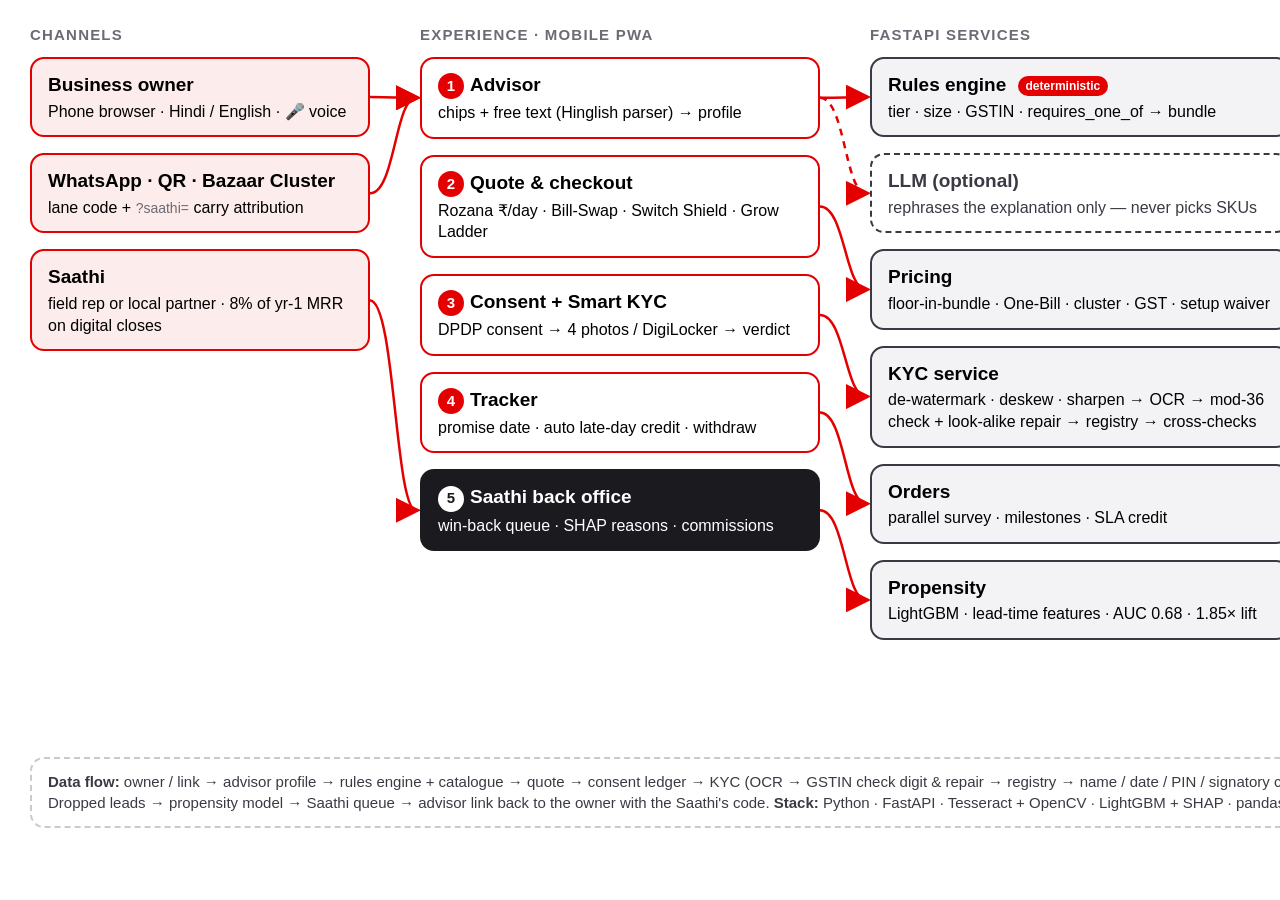
<file: docs/architecture_diagram.html>
<!doctype html>
<html><head><meta charset="utf-8"><title>Ek Baithak architecture</title>
<style>
  body { margin: 0; font-family: Inter, "Segoe UI", Arial, sans-serif; background: #fff; }
  .wrap { width: 1800px; height: 850px; position: relative; padding: 26px 30px; box-sizing: border-box; }
  .cols { display: grid; grid-template-columns: 340px 400px 420px 440px; gap: 50px; }
  .h { font-size: 15px; font-weight: 800; letter-spacing: 1.2px; color: #6b6b76; margin-bottom: 14px; }
  .box { border-radius: 14px; padding: 13px 16px; margin-bottom: 16px; font-size: 16px; line-height: 1.35; border: 2.5px solid; position: relative; }
  .box b { font-size: 19px; display: block; margin-bottom: 3px; }
  .ch { border-color: #e40000; background: #fdecec; }
  .ex { border-color: #e40000; background: #fff; }
  .ex.dark { background: #1b1b1f; color: #fff; border-color: #1b1b1f; }
  .sv { border-color: #3a3a44; background: #f3f3f5; }
  .sv.llm { border-style: dashed; background: #fff; color: #3a3a44; }
  .da { border-color: #2563eb; background: #eef4ff; }
  .pv { border-color: #1e8e5a; background: #e8f5ee; }
  .tag { display: inline-block; font-size: 12px; font-weight: 800; padding: 2px 8px; border-radius: 999px; background: #e40000; color: #fff; margin-left: 6px; vertical-align: middle; }
  .tag.g { background: #1e8e5a; }
  .num { display: inline-flex; width: 26px; height: 26px; border-radius: 50%; background: #e40000; color: #fff; font-size: 15px; font-weight: 800; align-items: center; justify-content: center; margin-right: 6px; }
  .dark .num { background: #fff; color: #1b1b1f; }
  .flow { position: absolute; left: 30px; right: 30px; bottom: 22px; border: 2px dashed #c9c9d1; border-radius: 14px; padding: 12px 16px; font-size: 15px; color: #3a3a44; line-height: 1.45; }
  svg { position: absolute; inset: 0; pointer-events: none; }
  small { color: #6b6b76; font-size: 14px; }
</style></head>
<body><div class="wrap" id="w">
<svg id="arrows" width="1800" height="850"><defs><marker id="a" markerWidth="10" markerHeight="10" refX="8" refY="5" orient="auto"><path d="M0,0 L10,5 L0,10 z" fill="#e40000"/></marker></defs></svg>
<div class="cols">
  <div><div class="h">CHANNELS</div>
    <div class="box ch" id="c1"><b>Business owner</b>Phone browser · Hindi / English · 🎤 voice</div>
    <div class="box ch" id="c2"><b>WhatsApp · QR · Bazaar Cluster</b>lane code + <small>?saathi=</small> carry attribution</div>
    <div class="box ch" id="c3"><b>Saathi</b>field rep or local partner · 8% of yr-1 MRR on digital closes</div>
  </div>
  <div><div class="h">EXPERIENCE · MOBILE PWA</div>
    <div class="box ex" id="e1"><b><span class="num">1</span>Advisor</b>chips + free text (Hinglish parser) → profile</div>
    <div class="box ex" id="e2"><b><span class="num">2</span>Quote &amp; checkout</b>Rozana ₹/day · Bill-Swap · Switch Shield · Grow Ladder</div>
    <div class="box ex" id="e3"><b><span class="num">3</span>Consent + Smart KYC</b>DPDP consent → 4 photos / DigiLocker → verdict</div>
    <div class="box ex" id="e4"><b><span class="num">4</span>Tracker</b>promise date · auto late-day credit · withdraw</div>
    <div class="box ex dark" id="e5"><b><span class="num">5</span>Saathi back office</b>win-back queue · SHAP reasons · commissions</div>
  </div>
  <div><div class="h">FASTAPI SERVICES</div>
    <div class="box sv" id="s1"><b>Rules engine <span class="tag">deterministic</span></b>tier · size · GSTIN · requires_one_of → bundle</div>
    <div class="box sv llm" id="s0"><b>LLM (optional)</b>rephrases the explanation only — never picks SKUs</div>
    <div class="box sv" id="s2"><b>Pricing</b>floor-in-bundle · One-Bill · cluster · GST · setup waiver</div>
    <div class="box sv" id="s3"><b>KYC service</b>de-watermark · deskew · sharpen → OCR → mod-36 check + look-alike repair → registry → cross-checks</div>
    <div class="box sv" id="s4"><b>Orders</b>parallel survey · milestones · SLA credit</div>
    <div class="box sv" id="s5"><b>Propensity</b>LightGBM · lead-time features · AUC 0.68 · 1.85× lift</div>
  </div>
  <div><div class="h">DATA &amp; INTEGRATIONS</div>
    <div class="box da" id="d1"><b>product_catalogue</b>25 SKUs · rules · install days</div>
    <div class="box da" id="d2"><b>GSTIN + Udyam registries</b>3,534 + 2,723 records <small>· prod: GSTN / Udyam / DigiLocker / e-Sign</small></div>
    <div class="box da" id="d3"><b>smb_leads</b>5,000 leads · training + funnel</div>
    <div class="box pv" id="d4"><b>🔒 Privacy layer <span class="tag g">DPDP 2023</span></b>purpose-tagged consent ledger · images in memory only · masked IDs in UI, API, logs · append-only audit log · one-tap withdrawal</div>
  </div>
</div>
<div class="flow"><b>Data flow:</b> owner / link → advisor profile → rules engine + catalogue → quote → consent ledger → KYC (OCR → GSTIN check digit &amp; repair → registry → name / date / PIN / signatory checks → verdict) → order (survey booked at checkout) → tracker.
Dropped leads → propensity model → Saathi queue → advisor link back to the owner with the Saathi's code. <b>Stack:</b> Python · FastAPI · Tesseract + OpenCV · LightGBM + SHAP · pandas · vanilla-JS PWA.</div>
</div>
<script>
const svg = document.getElementById('arrows'), W = document.getElementById('w').getBoundingClientRect();
function pt(id, side) { const r = document.getElementById(id).getBoundingClientRect();
  return side === 'r' ? [r.right - W.left, r.top - W.top + r.height / 2] : [r.left - W.left, r.top - W.top + r.height / 2]; }
function arrow(a, b, dashed) { const [x1, y1] = pt(a, 'r'), [x2, y2] = pt(b, 'l');
  const p = document.createElementNS('http://www.w3.org/2000/svg', 'path'); const mx = (x1 + x2) / 2;
  p.setAttribute('d', `M${x1},${y1} C${mx},${y1} ${mx},${y2} ${x2 - 4},${y2}`);
  p.setAttribute('stroke', '#e40000'); p.setAttribute('stroke-width', '2.5'); p.setAttribute('fill', 'none');
  if (dashed) p.setAttribute('stroke-dasharray', '7 6'); p.setAttribute('marker-end', 'url(#a)'); svg.appendChild(p); }
[['c1','e1'],['c2','e1'],['c3','e5'],['e1','s1'],['e2','s2'],['e3','s3'],['e4','s4'],['e5','s5'],['s1','d1'],['s3','d2'],['s3','d4'],['s4','d4'],['s5','d3']].forEach(([a,b]) => arrow(a,b));
arrow('e1','s0',true);
</script>
</body></html>
</file>
